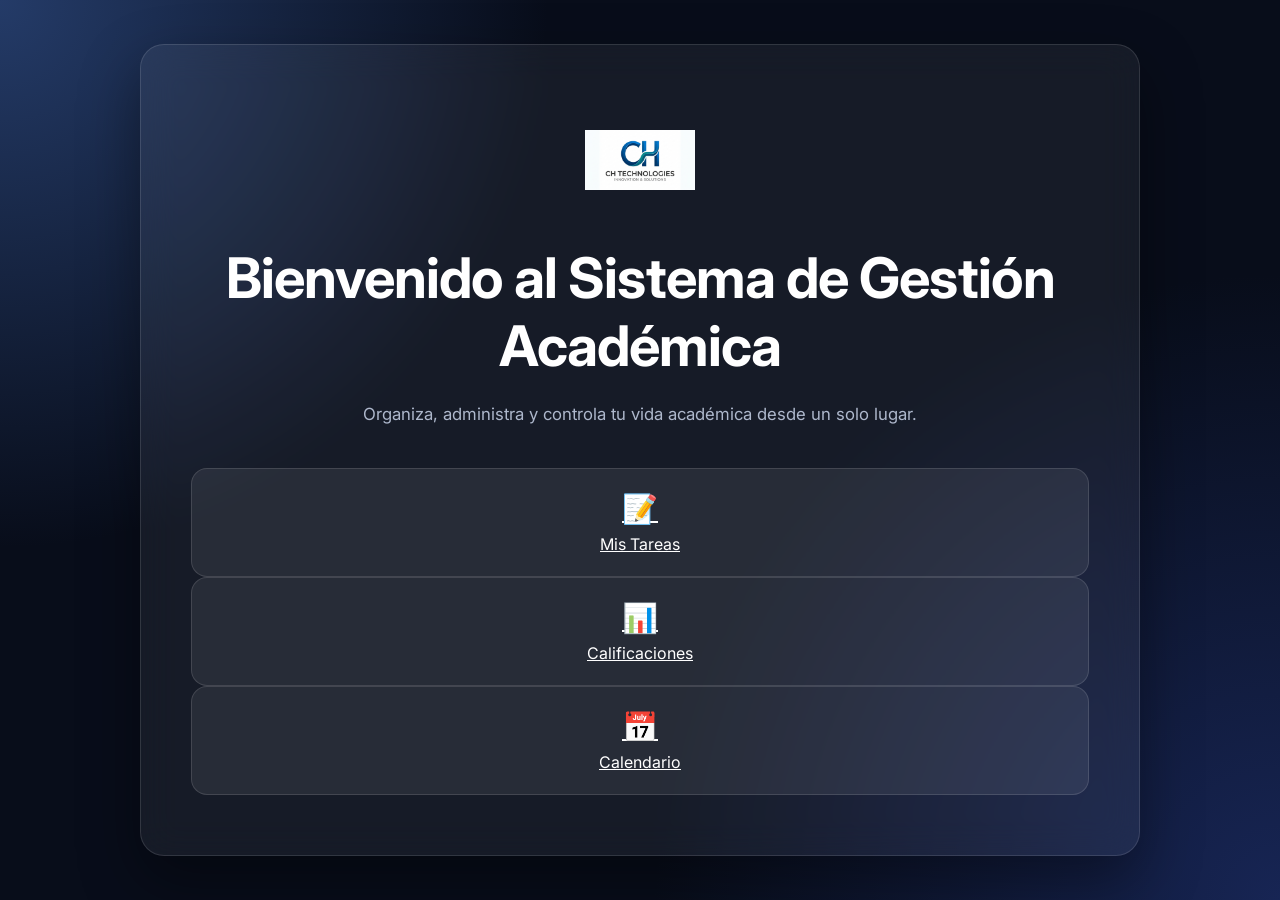
<file: index.html>
<!DOCTYPE html>
<html lang="es">
<head>
    <meta charset="UTF-8">
    <meta name="viewport" content="width=device-width, initial-scale=1.0">

    <title>Academic Management System</title>
    <link rel="preconnect" href="https://fonts.googleapis.com">
    <link rel="preconnect" href="https://fonts.gstatic.com" crossorigin>
    <link href="https://fonts.googleapis.com/css2?family=Inter:wght@400;500;600;700&display=swap" rel="stylesheet">
    <link rel="stylesheet" href="style.css">
</head>

<body>

    <main class="welcome-container">

        <!-- Logo -->
        <div class="logo-container">
            <img src="Gemini_Generated_Image_4melx84melx84mel.png" alt="Academic Management System Logo">
        </div>

        <!-- Título -->
        <h1>Bienvenido al Sistema de Gestión Académica</h1>

        <p class="subtitle">
            Organiza, administra y controla tu vida académica
            desde un solo lugar.
        </p>

        
            <a href="Mis tareas.html" class="menu-button">
    <span>📝</span>
    Mis Tareas
</a>

<a href="calificaciones.html" class="menu-button">
    <span>📊</span>
    Calificaciones
</a>

<a href="Calendario.html" class="menu-button">
    <span>📅</span>
    Calendario
</a>
        </div>

    </main>

</body>
</html>
</file>
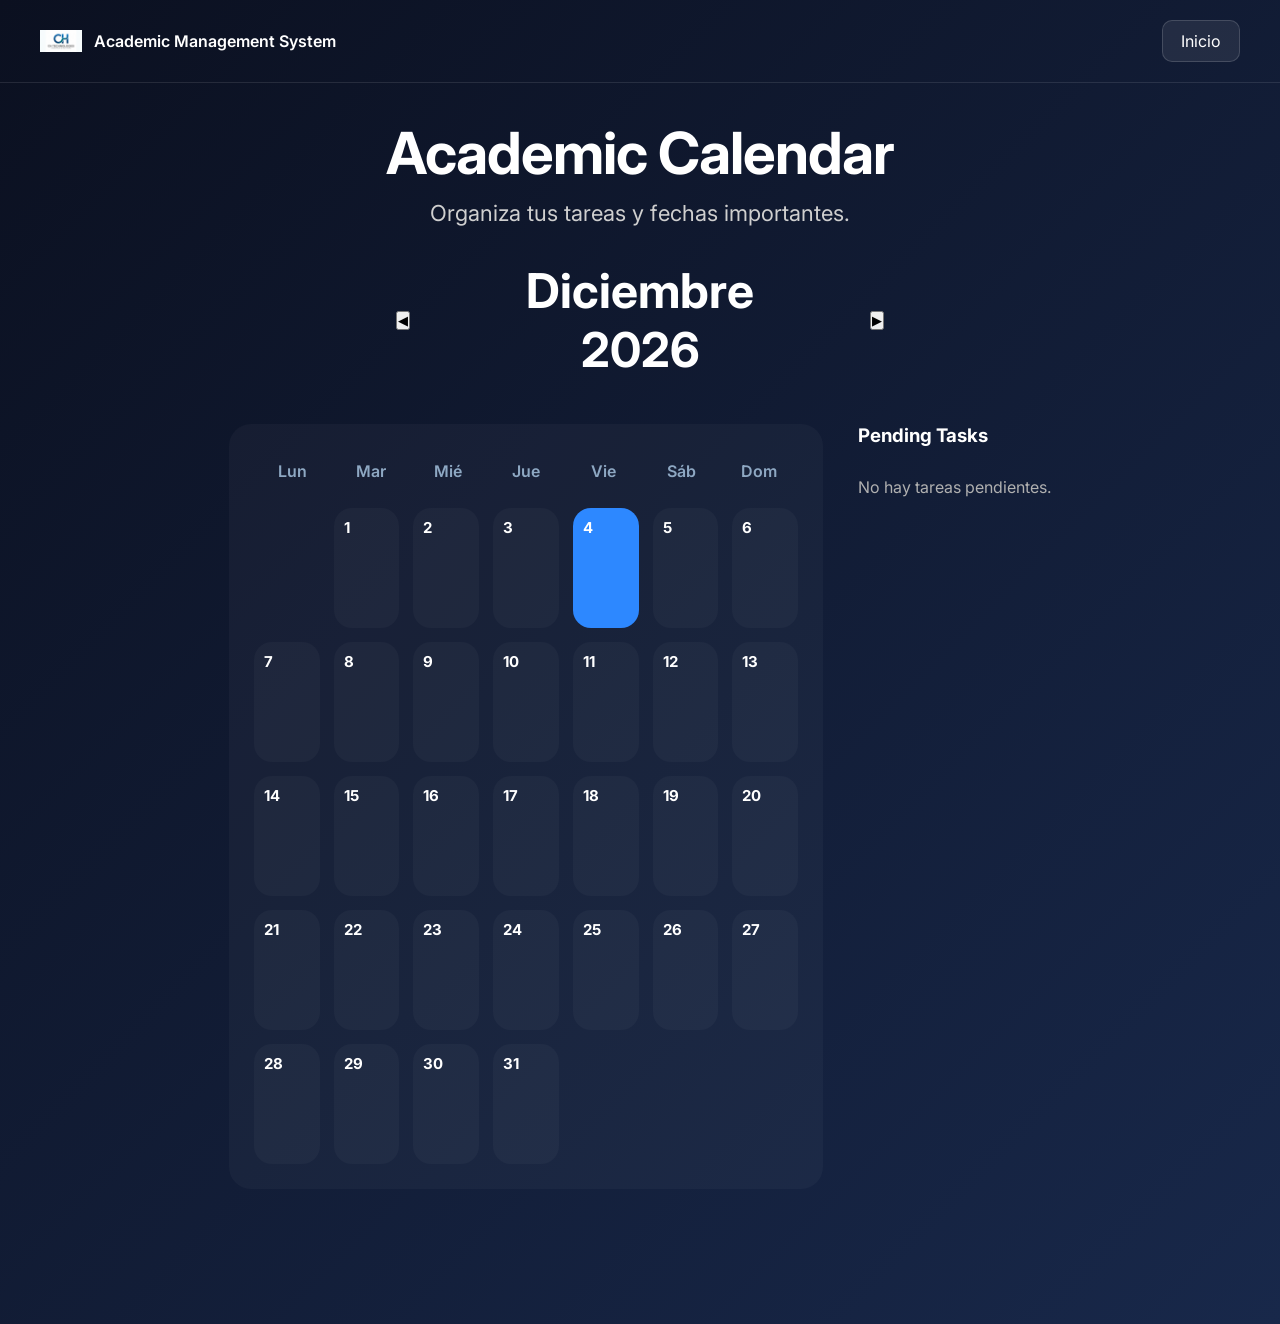
<file: Calendario.html>
<!DOCTYPE html>
<html lang="es">

<head>

    <meta charset="UTF-8">
    <meta name="viewport" content="width=device-width, initial-scale=1.0">

    <title>Academic Calendar</title>

    <link rel="preconnect" href="https://fonts.googleapis.com">

    <link rel="preconnect" href="https://fonts.gstatic.com" crossorigin>

    <link href="https://fonts.googleapis.com/css2?family=Inter:wght@400;500;600;700&display=swap" rel="stylesheet">

    <link rel="stylesheet" href="Calendario.css">

</head>

<body class="calendar-body">

    <!-- Barra superior -->

    <header class="top-bar">

        <a href="index.html" class="brand">

            <img src="Gemini_Generated_Image_4melx84melx84mel.png" alt="Logo">

            <span>Academic Management System</span>

        </a>

        <a href="index.html" class="home-button">

            Inicio

        </a>

    </header>

    <main class="calendar-page">

        <section class="calendar-header">

            <h1>Academic Calendar</h1>

            <p>
                Organiza tus tareas y fechas importantes.
            </p>

        </section>

        <!-- Navegación del mes -->

        <section class="calendar-navigation">

            <button id="btnPreviousMonth">

                ◀

            </button>

            <h2 id="monthTitle">

                Agosto 2026

            </h2>

            <button id="btnNextMonth">

                ▶

            </button>

        </section>

        <!-- Contenido principal -->

        <section class="calendar-layout">

            <!-- Calendario -->

            <div class="calendar-container">

                <div class="calendar-weekdays">

                    <div>Lun</div>
                    <div>Mar</div>
                    <div>Mié</div>
                    <div>Jue</div>
                    <div>Vie</div>
                    <div>Sáb</div>
                    <div>Dom</div>

                </div>

                <div id="calendarGrid">

                    <!-- JS generará automáticamente los días -->

                </div>

            </div>

            <!-- Panel lateral -->

            <aside class="task-panel">

                <h3>

                    Pending Tasks

                </h3>

                <div id="pendingTasks">

                    <!-- JS cargará las tareas -->

                </div>

            </aside>

        </section>

    </main>

    <script src="Calendario.js"></script>

</body>

</html>
</file>
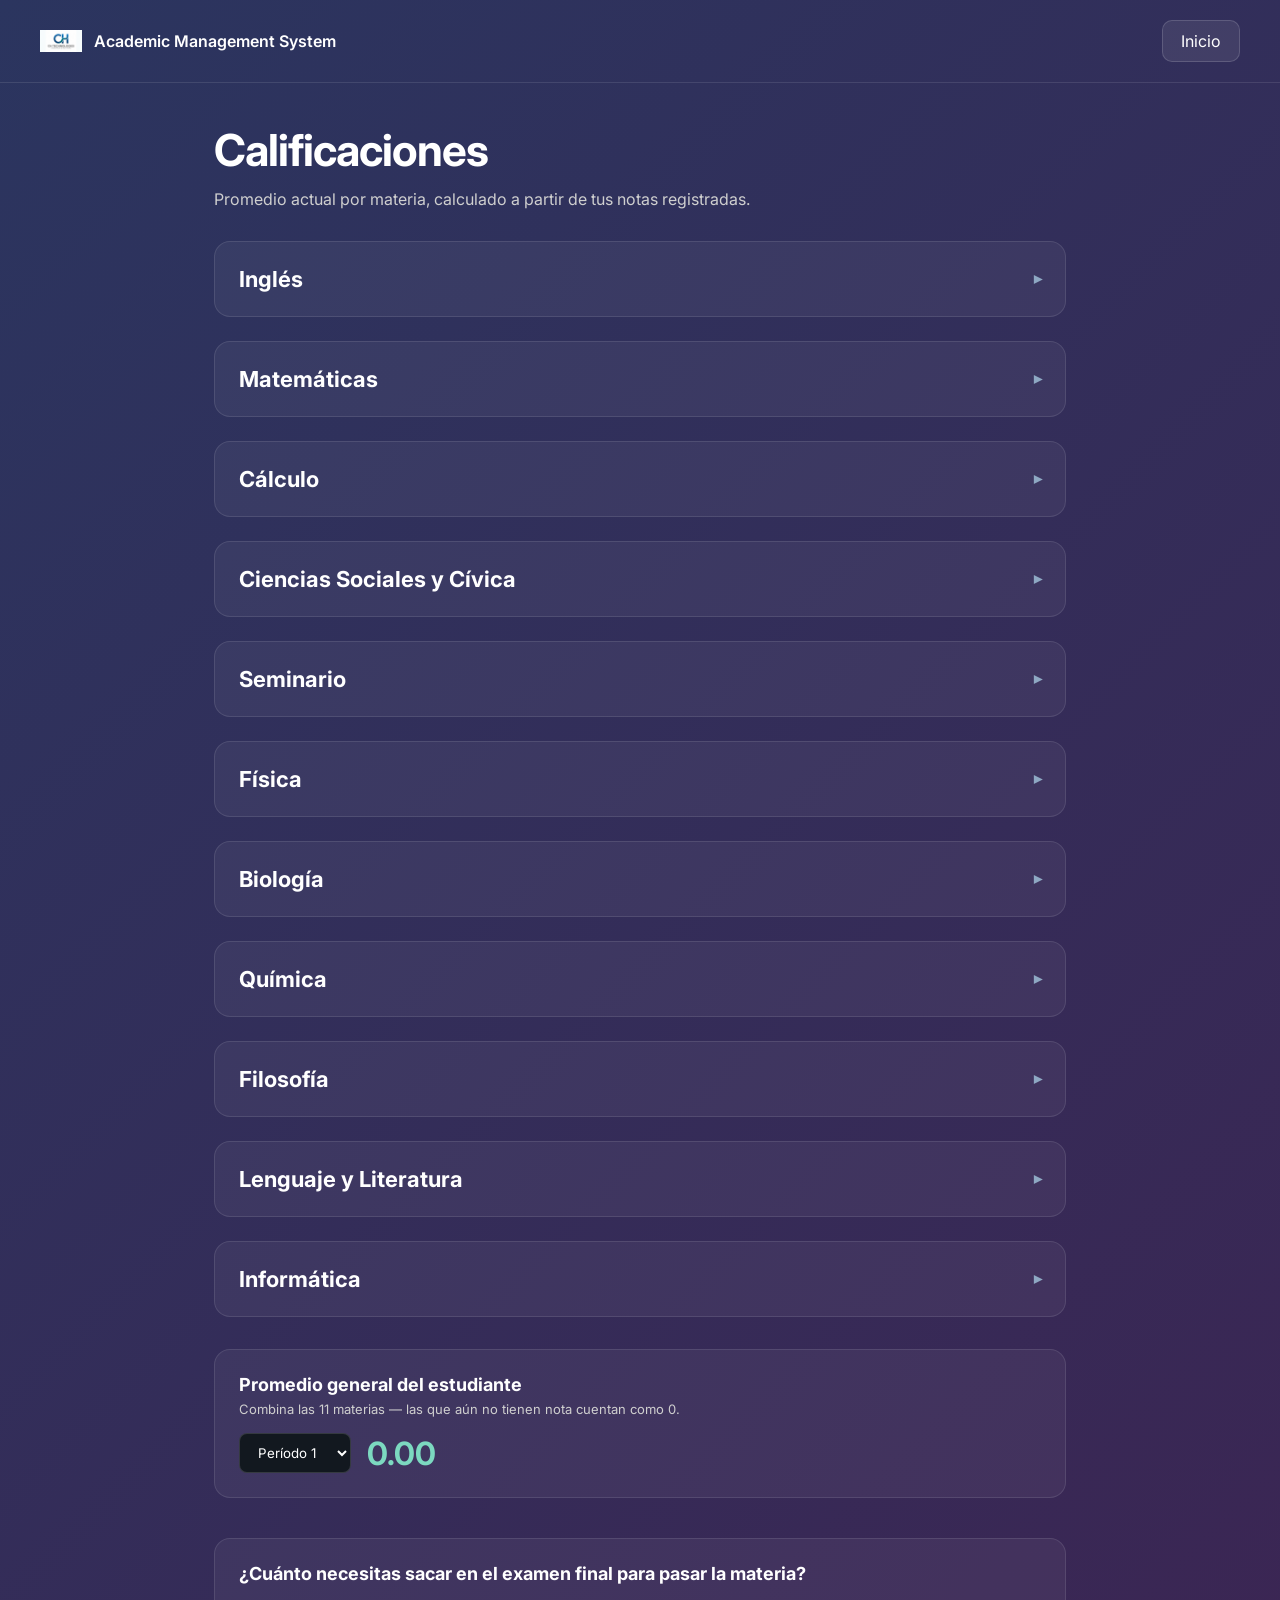
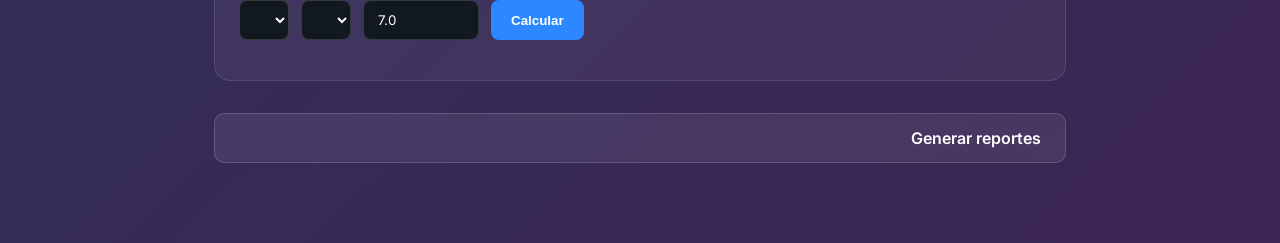
<file: calificaciones.html>
<!DOCTYPE html>
<html lang="es">
<head>
    <meta charset="UTF-8">
    <meta name="viewport" content="width=device-width, initial-scale=1.0">
    <title>Calificaciones</title>

    <link rel="preconnect" href="https://fonts.googleapis.com">
    <link rel="preconnect" href="https://fonts.gstatic.com" crossorigin>
    <link href="https://fonts.googleapis.com/css2?family=Inter:wght@400;500;600;700&display=swap" rel="stylesheet">

    <link rel="stylesheet" href="calificaciones.css">
</head>
<body>

    <header class="top-bar">
        <a href="index.html" class="brand">
            <img src="Gemini_Generated_Image_4melx84melx84mel.png" alt="Logo">
            <span>Academic Management System</span>
        </a>
        <a href="index.html" class="home-button">Inicio</a>
    </header>

    <main class="calificaciones-page">

        <section class="calificaciones-hero">
            <h1>Calificaciones</h1>
            <p>Promedio actual por materia, calculado a partir de tus notas registradas.</p>
        </section>

        <div id="calificacionesContainer">
            <!-- JS genera aquí una tarjeta por materia -->
        </div>
        <section class="promedio-general-card">
    <h2>Promedio general del estudiante</h2>
    <p>Combina las 11 materias — las que aún no tienen nota cuentan como 0.</p>

    <div class="promedio-general-form">
        <select id="selectPeriodoGeneral">
            <option value="Período 1">Período 1</option>
            <option value="Período 2">Período 2</option>
            <option value="Período 3">Período 3</option>
            <option value="Período 4">Período 4</option>
        </select>
        <span class="promedio-general-resultado" id="resultadoPromedioGeneral">0.00</span>
    </div>
</section>

        <section class="calculadora-card">
            <h2>¿Cuánto necesitas sacar en el examen final para pasar la materia?</h2>

            <div class="calculadora-form">
                <select id="selectMateriaCalc"></select>
                <select id="selectPeriodoCalc"></select>
                <input type="number" id="inputMeta" placeholder="Nota meta" min="0" max="10" step="0.1" value="7.0">
                <button id="btnCalcular">Calcular</button>
            </div>

            <p id="resultadoCalculadora" class="resultado-calculadora"></p>
        </section>

        <div class="acciones-reportes">
            <a href="reportes.html" class="menu-button">Generar reportes</a>
        </div>

    </main>

    <script src="calificaciones.js"></script>

</body>
</html>
</file>
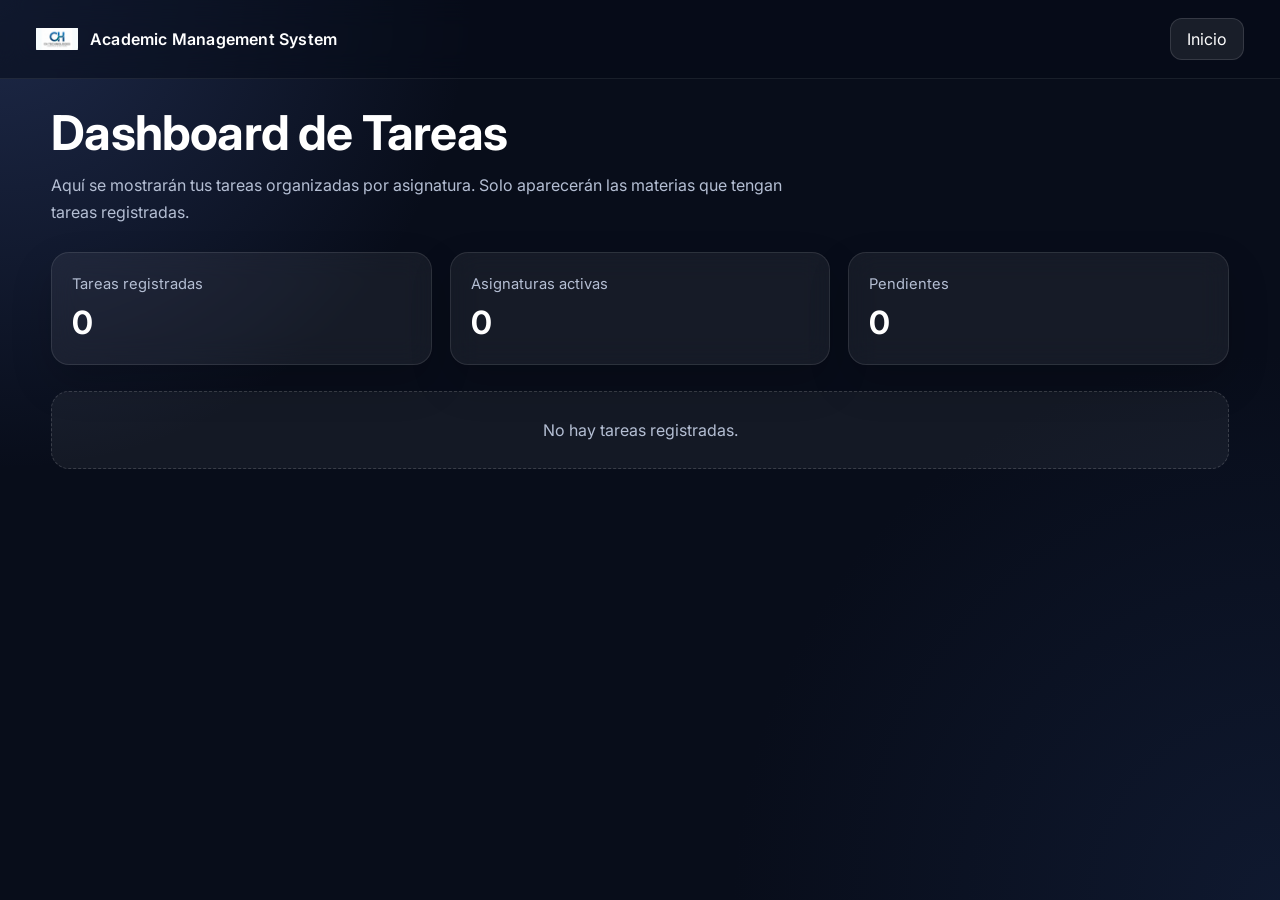
<file: Dashboard homeworks.html>
<!DOCTYPE html>
<html lang="es">
<head>
    <meta charset="UTF-8">
    <meta name="viewport" content="width=device-width, initial-scale=1.0">

    <title>Dashboard Homeworks</title>

    <link rel="preconnect" href="https://fonts.googleapis.com">
    <link rel="preconnect" href="https://fonts.gstatic.com" crossorigin>
    <link href="https://fonts.googleapis.com/css2?family=Inter:wght@400;500;600;700&display=swap" rel="stylesheet">

    <link rel="stylesheet" href="Dashboard.css">
</head>

<body class="dashboard-body">

    <header class="top-bar">
        <a href="index.html" class="brand">
            <img src="Gemini_Generated_Image_4melx84melx84mel.png" alt="Logo del sistema">
            <span>Academic Management System</span>
        </a>

        <a href="index.html" class="home-button">
            Inicio
        </a>
    </header>

    <main class="dashboard-page">

        <section class="dashboard-hero">
            <h1>Dashboard de Tareas</h1>
            <p>
                Aquí se mostrarán tus tareas organizadas por asignatura.
                Solo aparecerán las materias que tengan tareas registradas.
            </p>
        </section>

        <section class="dashboard-summary">

            <article class="summary-card">
                <span class="summary-label">Tareas registradas</span>
                <strong id="totalTareas" class="summary-value">0</strong>
            </article>

            <article class="summary-card">
                <span class="summary-label">Asignaturas activas</span>
                <strong id="totalAsignaturas" class="summary-value">0</strong>
            </article>

            <article class="summary-card">
                <span class="summary-label">Pendientes</span>
                <strong id="totalPendientes" class="summary-value">0</strong>
            </article>

        </section>

        <div id="dashboardContainer">
            <!-- Aquí el JS inyecta las tarjetas por asignatura -->
        </div>

    </main>

    <script src="Dashboard.js"></script>

</body>
</html>
</file>
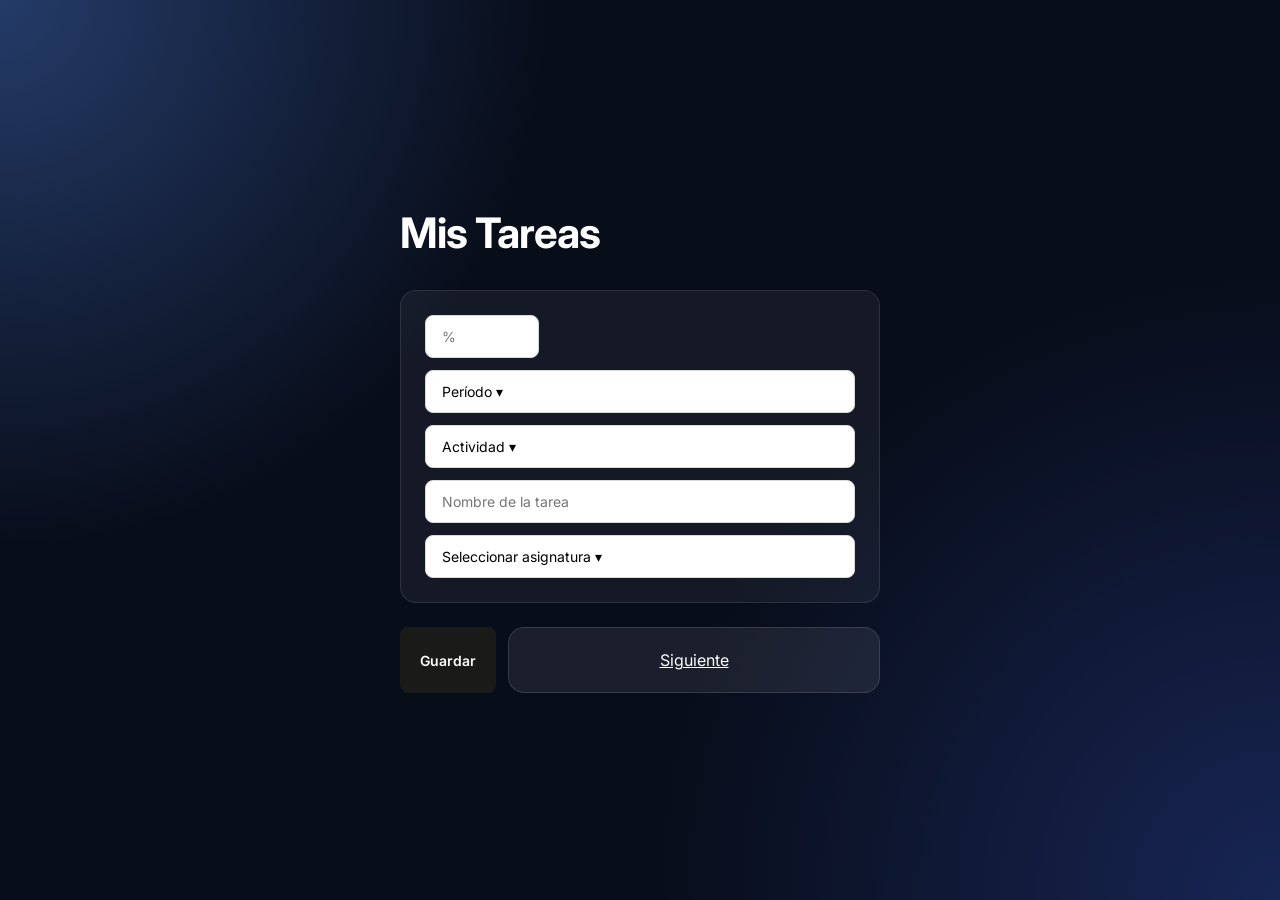
<file: Mis tareas.html>
<!DOCTYPE html>
<html lang="es">
<head>
    <meta charset="UTF-8">
    <meta name="viewport" content="width=device-width, initial-scale=1.0">

    <title>Mis Tareas</title>

    <link rel="preconnect" href="https://fonts.googleapis.com">
    <link rel="preconnect" href="https://fonts.gstatic.com" crossorigin>
    <link href="https://fonts.googleapis.com/css2?family=Inter:wght@400;500;600;700&display=swap" rel="stylesheet">

    <link rel="stylesheet" href="Mis tareas.css">
</head>

<body>

    <main class="contenedor-tareas">

        <h1>Mis Tareas</h1>

        <div class="formulario-tarea">

            <!-- Porcentaje -->
            <input 
                type="number" 
                id="porcentajeTarea" 
                placeholder="%"
                min="0"
                max="100"
            >
            <!-- Selector de Período -->
<div class="dropdown">
    <button type="button" id="btnPeriodo" class="btn-asignatura">
        Período ▾
    </button>
    <ul id="listaPeriodos" class="lista-asignaturas">
        <li>Período 1</li>
        <li>Período 2</li>
        <li>Período 3</li>
        <li>Período 4</li>
    </ul>
</div>

<!-- Selector de Actividad -->
<div class="dropdown">
    <button type="button" id="btnActividad" class="btn-asignatura">
        Actividad ▾
    </button>
    <ul id="listaActividades" class="lista-asignaturas">
        <li>Actividad 1</li>
        <li>Actividad 2</li>
        <li>Examen Final</li>
    </ul>
</div>

            <!-- Nombre de la tarea -->
            <input 
                type="text" 
                id="nombreTarea" 
                placeholder="Nombre de la tarea"
            >

            <!-- Selector de asignatura -->
            <div class="dropdown">

<button type="button" id="btnAsignatura" class="btn-asignatura">
    Seleccionar asignatura ▾
</button>

                <ul id="listaAsignaturas" class="lista-asignaturas">

                    <li>Inglés</li>
                    <li>Matemáticas</li>
                    <li>Cálculo</li>
                    <li>Ciencias Sociales y Cívica</li>
                    <li>Seminario</li>
                    <li>Física</li>
                    <li>Biología</li>
                    <li>Química</li>
                    <li>Filosofía</li>
                    <li>Lenguaje y Literatura</li>
                    <li>Informática</li>

                </ul>

            </div>

        </div>

        <!-- Botones -->
        <div class="acciones">

            <button type="button" id="btnGuardar">
             Guardar
            </button>
            <a href="Dashboard homeworks.html" class="menu-button">
                Siguiente
            </a>

        </div>

    </main>

    <script src="funciones.js"></script>

</body>
</html>
</file>
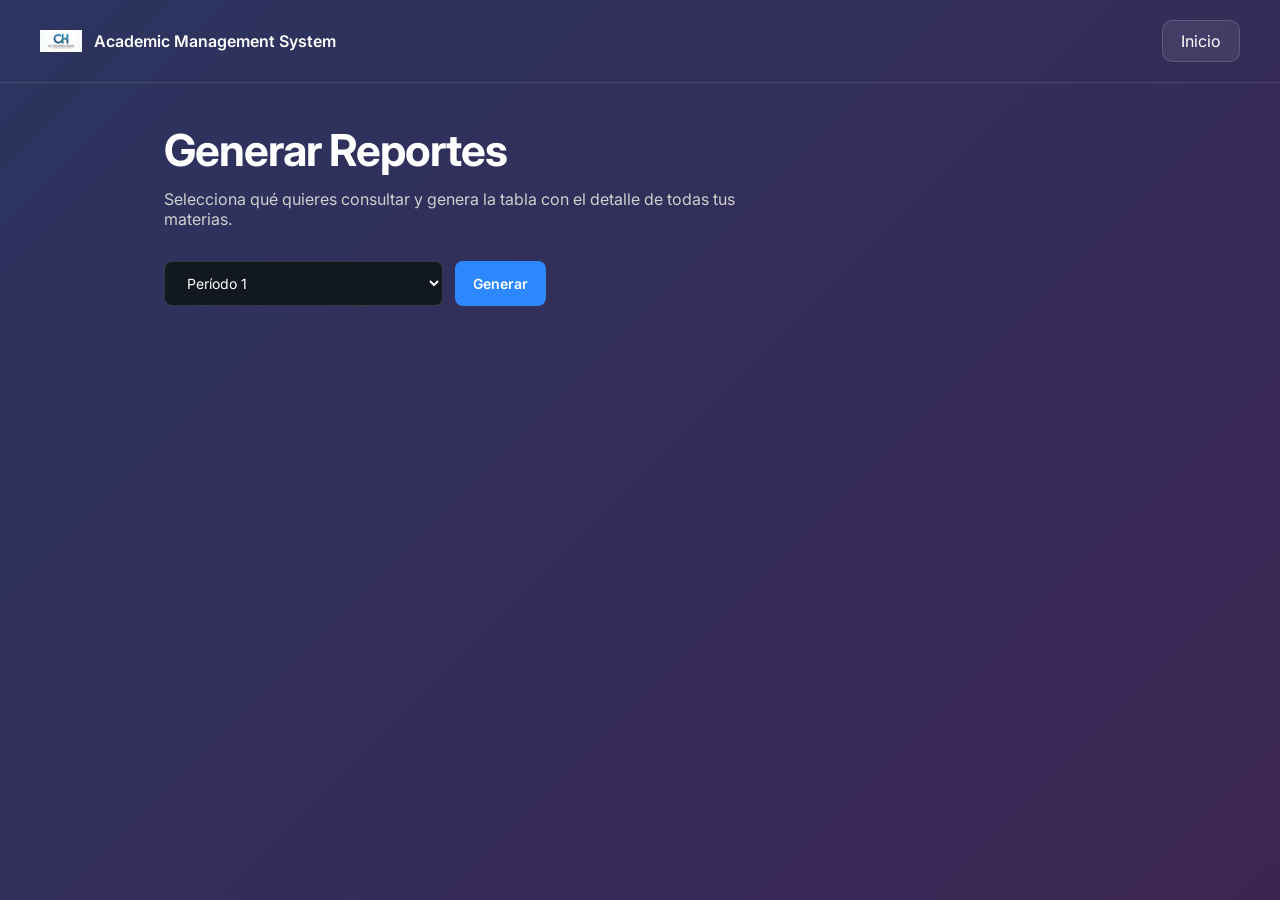
<file: reportes.html>
<!DOCTYPE html>
<html lang="es">
<head>
    <meta charset="UTF-8">
    <meta name="viewport" content="width=device-width, initial-scale=1.0">
    <title>Generar Reportes</title>

    <link rel="preconnect" href="https://fonts.googleapis.com">
    <link rel="preconnect" href="https://fonts.gstatic.com" crossorigin>
    <link href="https://fonts.googleapis.com/css2?family=Inter:wght@400;500;600;700&family=JetBrains+Mono:wght@400;600&display=swap" rel="stylesheet">

    <link rel="stylesheet" href="reportes.css">
</head>
<body>

    <header class="top-bar">
        <a href="index.html" class="brand">
            <img src="Gemini_Generated_Image_4melx84melx84mel.png" alt="Logo">
            <span>Academic Management System</span>
        </a>
        <a href="index.html" class="home-button">Inicio</a>
    </header>

    <main class="reportes-page">

        <section class="reportes-hero">
            <h1>Generar Reportes</h1>
            <p>Selecciona qué quieres consultar y genera la tabla con el detalle de todas tus materias.</p>
        </section>

        <section class="reportes-form">
            <select id="selectTipoReporte">
                <option value="Período 1">Período 1</option>
                <option value="Período 2">Período 2</option>
                <option value="Período 3">Período 3</option>
                <option value="Período 4">Período 4</option>
                <option value="general">Promedio general (los 4 períodos)</option>
            </select>
            <button id="btnGenerar">Generar</button>
        </section>

        <section id="reporteResultado" class="reporte-resultado">
            <!-- La tabla se genera aquí -->
        </section>

    </main>

    <script src="reportes.js"></script>

</body>
</html>
</file>
<file: style.css>
/* ================================
   CONFIGURACIÓN GENERAL
================================ */

* {
    margin: 0;
    padding: 0;
    box-sizing: border-box;
}

body {
    min-height: 100vh;

    font-family: 'Inter', sans-serif;

    color: #ffffff;

    background:
        radial-gradient(
            circle at top left,
            #243b68 0%,
            transparent 35%
        ),

        radial-gradient(
            circle at bottom right,
            #172554 0%,
            transparent 40%
        ),

        #080d1a;

    display: flex;
    justify-content: center;
    align-items: center;
}


/* ================================
   CONTENEDOR PRINCIPAL
================================ */

.welcome-container {
    width: 90%;
    max-width: 1000px;

    padding: 60px 50px;

    text-align: center;

    background: rgba(255, 255, 255, 0.06);

    border: 1px solid rgba(255, 255, 255, 0.12);

    border-radius: 24px;

    backdrop-filter: blur(18px);

    box-shadow:
        0 25px 60px rgba(0, 0, 0, 0.4);
}


/* ================================
   LOGO
================================ */

.logo-container {
    margin-bottom: 25px;
}

.logo-container img {
    width: 110px;
    height: 110px;

    object-fit: contain;

    border-radius: 22px;
}


/* ================================
   TÍTULO
================================ */

h1 {
    font-size: clamp(2rem, 5vw, 3.5rem);

    font-weight: 700;

    letter-spacing: -1px;

    margin-bottom: 20px;
}


/* ================================
   SUBTÍTULO
================================ */

.subtitle {
    max-width: 600px;

    margin: 0 auto 40px;

    color: #aeb8cc;

    font-size: 1.05rem;

    line-height: 1.7;
}


/* ================================
   BOTONES
================================ */

.menu-buttons {
    display: grid;

    grid-template-columns: repeat(2, 1fr);

    gap: 18px;

    max-width: 650px;

    margin: 0 auto;
}


.menu-button {
    width: 100%;
    box-sizing: border-box;

    display: flex;
    flex-direction: column;
    align-items: center;
    justify-content: center;

    padding: 22px;

    border: 1px solid rgba(255, 255, 255, 0.12);
    border-radius: 16px;

    background: rgba(255, 255, 255, 0.08);

    color: white;

    font-size: 1rem;
    font-family: inherit;

    cursor: pointer;

    transition:
        transform 0.25s ease,
        background 0.25s ease,
        border-color 0.25s ease;
}


.menu-button span {
    display: block;

    font-size: 1.8rem;

    margin-bottom: 8px;
}


.menu-button:hover {
    transform: translateY(-5px);

    background: rgba(255, 255, 255, 0.14);

    border-color: rgba(255, 255, 255, 0.3);
}


/* ================================
   DISEÑO PARA CELULAR
================================ */

@media (max-width: 600px) {

    .welcome-container {
        padding: 40px 25px;
    }

    .menu-buttons {
        grid-template-columns: 1fr;
    }

}

.top-bar {
    width: 100%;
    padding: 20px 40px;

    display: flex;
    justify-content: space-between;
    align-items: center;

    border-bottom: 1px solid rgba(255, 255, 255, 0.1);
}

.brand {
    display: flex;
    align-items: center;
    gap: 12px;

    color: white;
    text-decoration: none;
    font-weight: 600;
}

.brand img {
    width: 42px;
    height: 42px;
    object-fit: contain;
}

.home-button {
    padding: 10px 18px;

    color: white;
    text-decoration: none;

    background: rgba(255, 255, 255, 0.08);

    border: 1px solid rgba(255, 255, 255, 0.15);

    border-radius: 10px;

    transition: 0.25s ease;
}

.home-button:hover {
    background: rgba(255, 255, 255, 0.16);
}
</file>
<file: Calendario.css>
/* ================================
   CONFIGURACIÓN GENERAL
================================ */

* {
    margin: 0;
    padding: 0;
    box-sizing: border-box;
}

body {
    min-height: 100vh;

    font-family: 'Inter', sans-serif;

    color: #ffffff;

    background:
        radial-gradient(
            circle at top left,
            #243b68 0%,
            transparent 35%
        ),

        radial-gradient(
            circle at bottom right,
            #172554 0%,
            transparent 40%
        ),

        #080d1a;

    display: flex;
    justify-content: center;
    align-items: center;
}

/* ================================
   CONFIGURACIÓN GENERAL
================================ */

* {
    margin: 0;
    padding: 0;
    box-sizing: border-box;
}

body {
    min-height: 100vh;

    font-family: 'Inter', sans-serif;

    color: #ffffff;

    background:
        radial-gradient(
            circle at top left,
            #243b68 0%,
            transparent 35%
        ),

        radial-gradient(
            circle at bottom right,
            #172554 0%,
            transparent 40%
        ),

        #080d1a;

    display: flex;
    justify-content: center;
    align-items: center;
}


/* ================================
   CONTENEDOR PRINCIPAL
================================ */

.welcome-container {
    width: 90%;
    max-width: 1000px;

    padding: 60px 50px;

    text-align: center;

    background: rgba(255, 255, 255, 0.06);

    border: 1px solid rgba(255, 255, 255, 0.12);

    border-radius: 24px;

    backdrop-filter: blur(18px);

    box-shadow:
        0 25px 60px rgba(0, 0, 0, 0.4);
}


/* ================================
   LOGO
================================ */

.logo-container {
    margin-bottom: 25px;
}

.logo-container img {
    width: 110px;
    height: 110px;

    object-fit: contain;

    border-radius: 22px;
}


/* ================================
   TÍTULO
================================ */

h1 {
    font-size: clamp(2rem, 5vw, 3.5rem);

    font-weight: 700;

    letter-spacing: -1px;

    margin-bottom: 20px;
}


/* ================================
   SUBTÍTULO
================================ */

.subtitle {
    max-width: 600px;

    margin: 0 auto 40px;

    color: #aeb8cc;

    font-size: 1.05rem;

    line-height: 1.7;
}


/* ================================
   BOTONES
================================ */

.menu-buttons {
    display: grid;

    grid-template-columns: repeat(2, 1fr);

    gap: 18px;

    max-width: 650px;

    margin: 0 auto;
}


.menu-button {
    width: 100%;
    box-sizing: border-box;

    display: flex;
    flex-direction: column;
    align-items: center;
    justify-content: center;

    padding: 22px;

    border: 1px solid rgba(255, 255, 255, 0.12);
    border-radius: 16px;

    background: rgba(255, 255, 255, 0.08);

    color: white;

    font-size: 1rem;
    font-family: inherit;

    cursor: pointer;

    transition:
        transform 0.25s ease,
        background 0.25s ease,
        border-color 0.25s ease;
}


.menu-button span {
    display: block;

    font-size: 1.8rem;

    margin-bottom: 8px;
}


.menu-button:hover {
    transform: translateY(-5px);

    background: rgba(255, 255, 255, 0.14);

    border-color: rgba(255, 255, 255, 0.3);
}


/* ================================
   DISEÑO PARA CELULAR
================================ */

@media (max-width: 600px) {

    .welcome-container {
        padding: 40px 25px;
    }

    .menu-buttons {
        grid-template-columns: 1fr;
    }

}

.top-bar {
    width: 100%;
    padding: 20px 40px;

    display: flex;
    justify-content: space-between;
    align-items: center;

    border-bottom: 1px solid rgba(255, 255, 255, 0.1);
}

.brand {
    display: flex;
    align-items: center;
    gap: 12px;

    color: white;
    text-decoration: none;
    font-weight: 600;
}

.brand img {
    width: 42px;
    height: 42px;
    object-fit: contain;
}

.home-button {
    padding: 10px 18px;

    color: white;
    text-decoration: none;

    background: rgba(255, 255, 255, 0.08);

    border: 1px solid rgba(255, 255, 255, 0.15);

    border-radius: 10px;

    transition: 0.25s ease;
}

.home-button:hover {
    background: rgba(255, 255, 255, 0.16);
}

/* ================================================= */
/*               ACADEMIC CALENDAR                    */
/* ================================================= */
body{
    margin:0;
    font-family:'Inter',sans-serif;
    background:linear-gradient(135deg,#0B1020,#18284A);
    min-height:100vh;
    display:flex;
    flex-direction:column;
    align-items:center;

}
.calendar-page{

    width:100%;
    max-width:1450px;

    margin:0 auto;

    display:flex;
    flex-direction:column;

    align-items:center;

    padding:35px 30px 50px;

}

.calendar-header{

    text-align:center;
    margin-bottom:40px;

}

.calendar-header{

    display:flex;

    flex-direction:column;

    align-items:center;

    justify-content:center;

    text-align:center;

    margin-bottom:35px;

}

.calendar-header h1{

    font-size:44px;

    margin:0;

    color:white;

}

.calendar-header{

    text-align:center;

    margin-bottom:35px;

}

.calendar-header h1{

    margin:0;

    font-size:58px;

    color:white;

}

.calendar-header p{

    margin-top:12px;

    color:#CFCFCF;

    font-size:22px;

}
/* Navegación del mes */

.calendar-navigation{

    display:flex;

    justify-content:center;

    align-items:center;

    gap:55px;

    margin-bottom:45px;

}

.calendar-navigation h2{

    width:350px;

    text-align:center;

    color:white;

    font-size:48px;

}
/* Layout principal */

.calendar-layout{

    display:grid;

    grid-template-columns:4fr 1.3fr;

    gap:35px;

    align-items:flex-start;

}

/* ======================= */
/* CALENDARIO */
/* ======================= */

.calendar-container{

    background:#ffffff08;

    border-radius:22px;

    padding:25px;

}

.calendar-weekdays{

    display:grid;

    grid-template-columns:repeat(7,1fr);

    text-align:center;

    margin-bottom:15px;

}

.calendar-weekdays div{

    color:#8EA8C3;

    font-weight:600;

    padding:12px;

}

/* Cuadrícula */

#calendarGrid{

    display:grid;

    grid-template-columns:repeat(7,1fr);

    gap:12px;

}

/* Cada día */

#calendarGrid{

    display:grid;

    grid-template-columns:repeat(7,1fr);

    gap:14px;

}

.calendar-day{

    min-height:120px;

    border-radius:18px;

}

.calendar-day:hover{

    background:#2D88FF;

    transform:translateY(-4px);

}

/* Número */

.day-number{

    font-size:15px;

    font-weight:700;

}

/* Cuando haya tareas */

.day-task{

    margin-top:8px;

    font-size:12px;

    background:#00C853;

    color:white;

    padding:4px 8px;

    border-radius:8px;

    overflow:hidden;

    white-space:nowrap;

    text-overflow:ellipsis;

}

/* ======================= */
/* PANEL DERECHO */
/* ======================= */

.task-panel{

    min-height:850px;

}

.task-panel h3{

    color:white;

    margin-bottom:18px;

}

/* Tarjetas */

.pending-task{

    background:#ffffff10;

    border-radius:12px;

    padding:14px;

    margin-bottom:15px;

    cursor:grab;

    transition:.25s;

}

.pending-task:hover{

    background:#2D88FF;

    transform:translateY(-3px);

}

.pending-task strong{

    display:block;

    color:white;

}

.pending-task small{

    color:#CFCFCF;

}

/* Estado vacío */

.empty-calendar{

    color:#B0B0B0;

    text-align:center;

    margin-top:30px;

}

/* Responsive */

@media(max-width:1000px){

.calendar-layout{

grid-template-columns:1fr;

}


}
.calendar-day {
    display: flex;
    align-items: flex-start;
    justify-content: flex-start;
    padding: 10px;
    background: #ffffff08;
    color: white;
}

.calendar-day.empty {
    background: transparent;
    pointer-events: none;
}

.calendar-day.today {
    background: #2D88FF;
    font-weight: 700;
}
.calendar-day.drag-over {
    background: #2D88FF;
    outline: 2px dashed white;
}
.day-task {
    display: flex;
    align-items: center;
    justify-content: space-between;
    gap: 6px;
    cursor: grab;
}

.day-task-nombre {
    overflow: hidden;
    text-overflow: ellipsis;
    white-space: nowrap;
}

.day-task-quitar {
    background: none;
    border: none;
    color: white;
    font-size: 14px;
    line-height: 1;
    cursor: pointer;
    opacity: 0.7;
    flex-shrink: 0;
}

.day-task-quitar:hover {
    opacity: 1;
}
</file>
<file: calificaciones.css>
/* ================================
   CONFIGURACIÓN GENERAL
================================ */

* {
    margin: 0;
    padding: 0;
    box-sizing: border-box;
}

body{
    margin:0;
    font-family:'Inter',sans-serif;
    background: linear-gradient(135deg, #2b355f 0%, #3c2553 100%);
    min-height:100vh;
    display:flex;
    flex-direction:column;
    align-items:center;
}


/* ================================
   CONTENEDOR PRINCIPAL
================================ */

.welcome-container {
    width: 90%;
    max-width: 1000px;

    padding: 60px 50px;

    text-align: center;

    background: rgba(255, 255, 255, 0.06);

    border: 1px solid rgba(255, 255, 255, 0.12);

    border-radius: 24px;

    backdrop-filter: blur(18px);

    box-shadow:
        0 25px 60px rgba(0, 0, 0, 0.4);
}


/* ================================
   LOGO
================================ */

.logo-container {
    margin-bottom: 25px;
}

.logo-container img {
    width: 110px;
    height: 110px;

    object-fit: contain;

    border-radius: 22px;
}


/* ================================
   TÍTULO
================================ */

h1 {
    font-size: clamp(2rem, 5vw, 3.5rem);

    font-weight: 700;

    letter-spacing: -1px;

    margin-bottom: 20px;
}


/* ================================
   SUBTÍTULO
================================ */

.subtitle {
    max-width: 600px;

    margin: 0 auto 40px;

    color: #aeb8cc;

    font-size: 1.05rem;

    line-height: 1.7;
}


/* ================================
   BOTONES
================================ */

.menu-buttons {
    display: grid;

    grid-template-columns: repeat(2, 1fr);

    gap: 18px;

    max-width: 650px;

    margin: 0 auto;
}


.menu-button {
    width: 100%;
    box-sizing: border-box;

    display: flex;
    flex-direction: column;
    align-items: center;
    justify-content: center;

    padding: 22px;

    border: 1px solid rgba(255, 255, 255, 0.12);
    border-radius: 16px;

    background: rgba(255, 255, 255, 0.08);

    color: white;

    font-size: 1rem;
    font-family: inherit;

    cursor: pointer;

    transition:
        transform 0.25s ease,
        background 0.25s ease,
        border-color 0.25s ease;
}


.menu-button span {
    display: block;

    font-size: 1.8rem;

    margin-bottom: 8px;
}


.menu-button:hover {
    transform: translateY(-5px);

    background: rgba(255, 255, 255, 0.14);

    border-color: rgba(255, 255, 255, 0.3);
}


/* ================================
   DISEÑO PARA CELULAR
================================ */

@media (max-width: 600px) {

    .welcome-container {
        padding: 40px 25px;
    }

    .menu-buttons {
        grid-template-columns: 1fr;
    }

}

.top-bar {
    width: 100%;
    padding: 20px 40px;

    display: flex;
    justify-content: space-between;
    align-items: center;

    border-bottom: 1px solid rgba(255, 255, 255, 0.1);
}

.brand {
    display: flex;
    align-items: center;
    gap: 12px;

    color: white;
    text-decoration: none;
    font-weight: 600;
}

.brand img {
    width: 42px;
    height: 42px;
    object-fit: contain;
}

.home-button {
    padding: 10px 18px;

    color: white;
    text-decoration: none;

    background: rgba(255, 255, 255, 0.08);

    border: 1px solid rgba(255, 255, 255, 0.15);

    border-radius: 10px;

    transition: 0.25s ease;
}



.home-button:hover {
    background: rgba(255, 255, 255, 0.16);
}


.calificaciones-page {
    width: 100%;
    max-width: 900px;
    margin: 0 auto;
    padding: 40px 24px 80px;
}

.calificaciones-hero {
    margin-bottom: 32px;
}

.calificaciones-hero h1 {
    font-size: 44px;
    color: white;
    margin: 0 0 12px;
}

.calificaciones-hero p {
    color: #CFCFCF;
    font-size: 16px;
    max-width: 600px;
}

#calificacionesContainer {
    display: flex;
    flex-direction: column;
    gap: 24px;
}

.subject-card {
    background: rgba(255,255,255,0.05);
    border: 1px solid rgba(255,255,255,0.1);
    border-radius: 16px;
    padding: 24px;
}

.subject-card h2 {
    color: white;
    font-size: 22px;
    margin: 0 0 16px;
}

.period-block {
    margin-top: 20px;
    padding-left: 16px;
    border-left: 2px solid rgba(255,255,255,0.1);
}

.period-block h3 {
    color: #8EA8C3;
    font-size: 16px;
    margin: 0 0 10px;
}

.activity-block {
    margin-top: 14px;
    margin-left: 8px;
}

.activity-block h4 {
    color: #CFCFCF;
    font-size: 13px;
    font-weight: 500;
    margin: 0 0 8px;
}

.nota-list {
    list-style: none;
    padding: 0;
    margin: 0;
}

.nota-item {
    display: flex;
    justify-content: space-between;
    align-items: center;
    padding: 6px 0;
    font-size: 13px;
    color: #CFCFCF;
}

.input-nota {
    width: 60px;
    padding: 6px 8px;
    border-radius: 6px;
    border: 1px solid rgba(255,255,255,0.15);
    background: rgba(255,255,255,0.05);
    color: white;
    text-align: center;
}

.peso-tag {
    font-size: 11px;
    color: #8EA8C3;
    font-weight: 400;
}

/* Calculadora */

.calculadora-card {
    margin-top: 40px;
    padding: 24px;
    background: rgba(255,255,255,0.05);
    border: 1px solid rgba(255,255,255,0.1);
    border-radius: 16px;
}

.calculadora-card h2 {
    color: white;
    font-size: 18px;
    margin: 0;
}

.calculadora-form {
    display: flex;
    gap: 12px;
    margin-top: 16px;
    flex-wrap: wrap;
}

.calculadora-form select,
.calculadora-form input {
    padding: 10px 14px;
    border-radius: 8px;
    border: 1px solid rgba(255,255,255,0.15);
    background: #12181F;
    color: white;
    font-family: 'Inter', sans-serif;
}

.calculadora-form button {
    padding: 10px 20px;
    border: none;
    border-radius: 8px;
    background: #2D88FF;
    color: white;
    font-weight: 600;
    cursor: pointer;
}

.resultado-calculadora {
    margin-top: 16px;
    font-weight: 500;
    color: #7CD9C0;
}

/* Botón Generar reportes */

.acciones-reportes {
    margin-top: 32px;
    text-align: right;
}

.acciones-reportes .menu-button {
    display: inline-block;
    padding: 14px 24px;
    background: rgba(255,255,255,0.08);
    border: 1px solid rgba(255,255,255,0.15);
    border-radius: 10px;
    color: white;
    text-decoration: none;
    font-weight: 600;
    transition: 0.2s;
}

.acciones-reportes .menu-button:hover {
    background: rgba(255,255,255,0.16);
}
.promedio-general-card {
    margin-top: 32px;
    padding: 24px;
    background: rgba(255,255,255,0.05);
    border: 1px solid rgba(255,255,255,0.1);
    border-radius: 16px;
}

.promedio-general-card h2 {
    color: white;
    font-size: 18px;
    margin: 0 0 6px;
}

.promedio-general-card p {
    color: #CFCFCF;
    font-size: 13px;
    margin: 0 0 16px;
}

.promedio-general-form {
    display: flex;
    align-items: center;
    gap: 16px;
}

.promedio-general-form select {
    padding: 10px 14px;
    border-radius: 8px;
    border: 1px solid rgba(255,255,255,0.15);
    background: #12181F;
    color: white;
    font-family: 'Inter', sans-serif;
}

.promedio-general-resultado {
    font-size: 32px;
    font-weight: 700;
    color: #7CD9C0;
}
.subject-toggle {
    all: unset;              /* borra CUALQUIER estilo previo de botón, de golpe */
    box-sizing: border-box;
    width: 100%;
    display: flex;
    justify-content: space-between;
    align-items: center;
    cursor: pointer;
    padding: 0;
}

.subject-toggle h2 {
    margin: 0;
    color: white;
    font-size: 22px;
}

.toggle-arrow {
    color: #8EA8C3;
    font-size: 18px;
    transition: transform 0.2s ease;
    flex-shrink: 0;
}

.subject-content {
    overflow: hidden;
    max-height: 2000px;
    transition: max-height 0.25s ease;
}

.subject-card.colapsada .subject-content {
    max-height: 0;
}

.subject-card.colapsada .toggle-arrow {
    transform: rotate(-90deg);
}
</file>
<file: Dashboard.css>
/* ================================
   CONFIGURACIÓN GENERAL
================================ */

* {
    margin: 0;
    padding: 0;
    box-sizing: border-box;
}

body {
    min-height: 100vh;

    font-family: 'Inter', sans-serif;

    color: #ffffff;

    background:
        radial-gradient(
            circle at top left,
            #243b68 0%,
            transparent 35%
        ),

        radial-gradient(
            circle at bottom right,
            #172554 0%,
            transparent 40%
        ),

        #080d1a;

    display: flex;
    justify-content: center;
    align-items: center;
}

/* ================================
   CONFIGURACIÓN GENERAL
================================ */

* {
    margin: 0;
    padding: 0;
    box-sizing: border-box;
}

body {
    min-height: 100vh;

    font-family: 'Inter', sans-serif;

    color: #ffffff;

    background:
        radial-gradient(
            circle at top left,
            #243b68 0%,
            transparent 35%
        ),

        radial-gradient(
            circle at bottom right,
            #172554 0%,
            transparent 40%
        ),

        #080d1a;

    display: flex;
    justify-content: center;
    align-items: center;
}


/* ================================
   CONTENEDOR PRINCIPAL
================================ */

.welcome-container {
    width: 90%;
    max-width: 1000px;

    padding: 60px 50px;

    text-align: center;

    background: rgba(255, 255, 255, 0.06);

    border: 1px solid rgba(255, 255, 255, 0.12);

    border-radius: 24px;

    backdrop-filter: blur(18px);

    box-shadow:
        0 25px 60px rgba(0, 0, 0, 0.4);
}


/* ================================
   LOGO
================================ */

.logo-container {
    margin-bottom: 25px;
}

.logo-container img {
    width: 110px;
    height: 110px;

    object-fit: contain;

    border-radius: 22px;
}


/* ================================
   TÍTULO
================================ */

h1 {
    font-size: clamp(2rem, 5vw, 3.5rem);

    font-weight: 700;

    letter-spacing: -1px;

    margin-bottom: 20px;
}


/* ================================
   SUBTÍTULO
================================ */

.subtitle {
    max-width: 600px;

    margin: 0 auto 40px;

    color: #aeb8cc;

    font-size: 1.05rem;

    line-height: 1.7;
}


/* ================================
   BOTONES
================================ */

.menu-buttons {
    display: grid;

    grid-template-columns: repeat(2, 1fr);

    gap: 18px;

    max-width: 650px;

    margin: 0 auto;
}


.menu-button {
    width: 100%;
    box-sizing: border-box;

    display: flex;
    flex-direction: column;
    align-items: center;
    justify-content: center;

    padding: 22px;

    border: 1px solid rgba(255, 255, 255, 0.12);
    border-radius: 16px;

    background: rgba(255, 255, 255, 0.08);

    color: white;

    font-size: 1rem;
    font-family: inherit;

    cursor: pointer;

    transition:
        transform 0.25s ease,
        background 0.25s ease,
        border-color 0.25s ease;
}


.menu-button span {
    display: block;

    font-size: 1.8rem;

    margin-bottom: 8px;
}


.menu-button:hover {
    transform: translateY(-5px);

    background: rgba(255, 255, 255, 0.14);

    border-color: rgba(255, 255, 255, 0.3);
}


/* ================================
   DISEÑO PARA CELULAR
================================ */

@media (max-width: 600px) {

    .welcome-container {
        padding: 40px 25px;
    }

    .menu-buttons {
        grid-template-columns: 1fr;
    }

}

.top-bar {
    width: 100%;
    padding: 20px 40px;

    display: flex;
    justify-content: space-between;
    align-items: center;

    border-bottom: 1px solid rgba(255, 255, 255, 0.1);
}

.brand {
    display: flex;
    align-items: center;
    gap: 12px;

    color: white;
    text-decoration: none;
    font-weight: 600;
}

.brand img {
    width: 42px;
    height: 42px;
    object-fit: contain;
}

.home-button {
    padding: 10px 18px;

    color: white;
    text-decoration: none;

    background: rgba(255, 255, 255, 0.08);

    border: 1px solid rgba(255, 255, 255, 0.15);

    border-radius: 10px;

    transition: 0.25s ease;
}

.home-button:hover {
    background: rgba(255, 255, 255, 0.16);
}

Dashboard homeworks.html
    {
    box-sizing: border-box;
}
/* ===============================
   BASE GENERAL
================================= */

* {
    margin: 0;
    padding: 0;
    box-sizing: border-box;
}

/* Estilo general para páginas normales */
body {
    min-height: 100vh;
    font-family: 'Inter', sans-serif;
    color: #ffffff;
    background:
        radial-gradient(circle at top left, rgba(70, 94, 160, 0.35), transparent 30%),
        radial-gradient(circle at bottom right, rgba(24, 39, 73, 0.45), transparent 35%),
        #080d1a;
}

/* ===============================
   TOP BAR
================================= */

.top-bar {
    width: 100%;
    padding: 18px 36px;
    display: flex;
    align-items: center;
    justify-content: space-between;
    border-bottom: 1px solid rgba(255, 255, 255, 0.08);
    background: rgba(7, 12, 24, 0.55);
    backdrop-filter: blur(14px);
}

.brand {
    display: flex;
    align-items: center;
    gap: 12px;
    text-decoration: none;
    color: #ffffff;
    font-weight: 600;
    letter-spacing: 0.2px;
}

.brand img {
    width: 42px;
    height: 42px;
    object-fit: contain;
    border-radius: 12px;
}

.home-button {
    text-decoration: none;
    color: #ffffff;
    padding: 10px 16px;
    border-radius: 12px;
    background: rgba(255, 255, 255, 0.08);
    border: 1px solid rgba(255, 255, 255, 0.12);
    transition: 0.25s ease;
}

.home-button:hover {
    background: rgba(255, 255, 255, 0.14);
    transform: translateY(-1px);
}

/* ===============================
   DASHBOARD BODY
================================= */

.dashboard-body {
    min-height: 100vh;
    display: block;
    font-family: 'Inter', sans-serif;
    color: #ffffff;
    background:
        radial-gradient(circle at top left, rgba(70, 94, 160, 0.35), transparent 30%),
        radial-gradient(circle at bottom right, rgba(24, 39, 73, 0.45), transparent 35%),
        #080d1a;
}

.dashboard-page {
    width: min(1200px, 92%);
    margin: 24px auto 60px;
    padding-top: 0;
    display: flex;
    flex-direction: column;
    gap: 26px;
    align-items: stretch;
}

.dashboard-hero {
    text-align: left;
    margin-top: 0;
}

.dashboard-hero h1 {
    font-size: clamp(2rem, 4vw, 3rem);
    font-weight: 700;
    letter-spacing: -0.8px;
    margin-bottom: 10px;
}

.dashboard-hero p {
    max-width: 760px;
    color: #b4bed3;
    font-size: 1rem;
    line-height: 1.7;
}

/* SUMMARY CARDS */
.dashboard-summary {
    display: grid;
    grid-template-columns: repeat(3, minmax(0, 1fr));
    gap: 18px;
}

.summary-card {
    padding: 22px 20px;
    border-radius: 18px;
    background: rgba(255, 255, 255, 0.06);
    border: 1px solid rgba(255, 255, 255, 0.1);
    box-shadow: 0 18px 40px rgba(0, 0, 0, 0.18);
    backdrop-filter: blur(14px);
}

.summary-label {
    display: block;
    font-size: 0.92rem;
    color: #b4bed3;
    margin-bottom: 10px;
}

.summary-value {
    font-size: 2rem;
    font-weight: 700;
    letter-spacing: -0.6px;
}

/* CONTENT AREA */
.dashboard-content {
    display: flex;
    flex-direction: column;
    gap: 18px;
}

/* GRID OF SUBJECTS */
.dashboard-grid {
    display: grid;
    grid-template-columns: repeat(auto-fit, minmax(260px, 1fr));
    gap: 18px;
}

/* SUBJECT CARD */
.subject-card {
    padding: 22px;
    border-radius: 20px;
    background: rgba(255, 255, 255, 0.07);
    border: 1px solid rgba(255, 255, 255, 0.1);
    box-shadow: 0 18px 45px rgba(0, 0, 0, 0.22);
    backdrop-filter: blur(14px);
    transition: transform 0.25s ease, background 0.25s ease;
}

.subject-card:hover {
    transform: translateY(-4px);
    background: rgba(255, 255, 255, 0.1);
}

.subject-card h2 {
    font-size: 1.25rem;
    margin-bottom: 16px;
    letter-spacing: -0.3px;
}

.task-list {
    list-style: none;
    display: flex;
    flex-direction: column;
    gap: 10px;
}

.task-item {
    display: flex;
    align-items: center;
    justify-content: space-between;
    gap: 14px;
    padding: 12px 14px;
    border-radius: 14px;
    background: rgba(8, 13, 26, 0.45);
    border: 1px solid rgba(255, 255, 255, 0.08);
}

.task-item strong {
    font-weight: 600;
    color: #ffffff;
}

.task-item span {
    font-weight: 700;
    color: #9ec5ff;
    white-space: nowrap;
}

/* EMPTY STATE */
.empty-state {
    padding: 28px;
    border-radius: 18px;
    text-align: center;
    color: #b4bed3;
    background: rgba(255, 255, 255, 0.05);
    border: 1px dashed rgba(255, 255, 255, 0.16);
}

/* ===============================
   RESPONSIVE
================================= */

@media (max-width: 900px) {
    .dashboard-summary {
        grid-template-columns: 1fr;
    }

    .top-bar {
        padding: 16px 18px;
    }

    .dashboard-page {
        width: min(1200px, 94%);
        margin-top: 26px;
    }
}

@media (max-width: 600px) {
    .top-bar {
        flex-direction: column;
        gap: 14px;
        align-items: flex-start;
    }

    .dashboard-hero,
    .summary-card,
    .subject-card,
    .empty-state {
        border-radius: 16px;
    }

    .dashboard-grid {
        grid-template-columns: 1fr;
    }

    .task-item {
        flex-direction: column;
        align-items: flex-start;
    }
}
.task-item{

    display:flex;

    justify-content:space-between;

    align-items:center;

    padding:16px;

    margin-bottom:12px;

    border-radius:12px;

    background:rgba(255,255,255,.05);

}
.task-info{

    display:flex;

    flex-direction:column;

    gap:6px;

}
.task-buttons{

    display:flex;

    gap:10px;

}
.btn-entregar{

    background:#2E8B57;

    color:white;

    border:none;

    border-radius:8px;

    padding:8px 16px;

    cursor:pointer;

    transition:.25s;

}
.btn-entregar:hover{

    background:#3FA96B;

}
.btn-eliminar{

    background:#C0392B;

    color:white;

    border:none;

    border-radius:8px;

    padding:8px 16px;

    cursor:pointer;

    transition:.25s;

}
.btn-eliminar:hover{

    background:#E74C3C;

}
.period-block {
    margin-top: 20px;
    padding-left: 16px;
    border-left: 2px solid rgba(255,255,255,0.1);
}

.period-block h3 {
    color: #8EA8C3;
    font-size: 16px;
    margin-bottom: 10px;
}

.activity-block {
    margin-top: 12px;
    margin-left: 8px;
}

.activity-block h4 {
    color: #CFCFCF;
    font-size: 13px;
    font-weight: 500;
    margin-bottom: 6px;
}
</file>
<file: Mis tareas.css>
/* ================================
   CONFIGURACIÓN GENERAL
================================ */

* {
    margin: 0;
    padding: 0;
    box-sizing: border-box;
}

body {
    min-height: 100vh;

    font-family: 'Inter', sans-serif;

    color: #ffffff;

    background:
        radial-gradient(
            circle at top left,
            #243b68 0%,
            transparent 35%
        ),

        radial-gradient(
            circle at bottom right,
            #172554 0%,
            transparent 40%
        ),

        #080d1a;

    display: flex;
    justify-content: center;
    align-items: center;
}

/* ================================
   CONFIGURACIÓN GENERAL
================================ */

* {
    margin: 0;
    padding: 0;
    box-sizing: border-box;
}

body {
    min-height: 100vh;

    font-family: 'Inter', sans-serif;

    color: #ffffff;

    background:
        radial-gradient(
            circle at top left,
            #243b68 0%,
            transparent 35%
        ),

        radial-gradient(
            circle at bottom right,
            #172554 0%,
            transparent 40%
        ),

        #080d1a;

    display: flex;
    justify-content: center;
    align-items: center;
}


/* ================================
   CONTENEDOR PRINCIPAL
================================ */

.welcome-container {
    width: 90%;
    max-width: 1000px;

    padding: 60px 50px;

    text-align: center;

    background: rgba(255, 255, 255, 0.06);

    border: 1px solid rgba(255, 255, 255, 0.12);

    border-radius: 24px;

    backdrop-filter: blur(18px);

    box-shadow:
        0 25px 60px rgba(0, 0, 0, 0.4);
}


/* ================================
   LOGO
================================ */

.logo-container {
    margin-bottom: 25px;
}

.logo-container img {
    width: 110px;
    height: 110px;

    object-fit: contain;

    border-radius: 22px;
}


/* ================================
   TÍTULO
================================ */

h1 {
    font-size: clamp(2rem, 5vw, 3.5rem);

    font-weight: 700;

    letter-spacing: -1px;

    margin-bottom: 20px;
}


/* ================================
   SUBTÍTULO
================================ */

.subtitle {
    max-width: 600px;

    margin: 0 auto 40px;

    color: #aeb8cc;

    font-size: 1.05rem;

    line-height: 1.7;
}


/* ================================
   BOTONES
================================ */

.menu-buttons {
    display: grid;

    grid-template-columns: repeat(2, 1fr);

    gap: 18px;

    max-width: 650px;

    margin: 0 auto;
}


.menu-button {
    width: 100%;
    box-sizing: border-box;

    display: flex;
    flex-direction: column;
    align-items: center;
    justify-content: center;

    padding: 22px;

    border: 1px solid rgba(255, 255, 255, 0.12);
    border-radius: 16px;

    background: rgba(255, 255, 255, 0.08);

    color: white;

    font-size: 1rem;
    font-family: inherit;

    cursor: pointer;

    transition:
        transform 0.25s ease,
        background 0.25s ease,
        border-color 0.25s ease;
}


.menu-button span {
    display: block;

    font-size: 1.8rem;

    margin-bottom: 8px;
}


.menu-button:hover {
    transform: translateY(-5px);

    background: rgba(255, 255, 255, 0.14);

    border-color: rgba(255, 255, 255, 0.3);
}


/* ================================
   DISEÑO PARA CELULAR
================================ */

@media (max-width: 600px) {

    .welcome-container {
        padding: 40px 25px;
    }

    .menu-buttons {
        grid-template-columns: 1fr;
    }

}

.top-bar {
    width: 100%;
    padding: 20px 40px;

    display: flex;
    justify-content: space-between;
    align-items: center;

    border-bottom: 1px solid rgba(255, 255, 255, 0.1);
}

.brand {
    display: flex;
    align-items: center;
    gap: 12px;

    color: white;
    text-decoration: none;
    font-weight: 600;
}

.brand img {
    width: 42px;
    height: 42px;
    object-fit: contain;
}

.home-button {
    padding: 10px 18px;

    color: white;
    text-decoration: none;

    background: rgba(255, 255, 255, 0.08);

    border: 1px solid rgba(255, 255, 255, 0.15);

    border-radius: 10px;

    transition: 0.25s ease;
}

.home-button:hover {
    background: rgba(255, 255, 255, 0.16);
}

Mis tareas.html
    {
    box-sizing: border-box;
}

body {
    font-family: 'Inter', sans-serif;
    margin: 0;
    padding: 60px 24px;
    display: flex;
    justify-content: center;
}

.contenedor-tareas {
    width: 100%;
    max-width: 480px;
}

h1 {
    color: #fff;
    font-size: 42px;
    font-weight: 700;
    margin: 0 0 32px;
}

.formulario-tarea {
    background: rgba(255,255,255,0.05);
    border: 1px solid rgba(255,255,255,0.1);
    border-radius: 16px;
    padding: 24px;
    display: flex;
    flex-wrap: wrap;
    gap: 12px;
}

.formulario-tarea input {
    padding: 12px 16px;
    border: 1px solid #d9d9d9;
    border-radius: 8px;
    font-family: 'Inter', sans-serif;
    font-size: 14px;
}

#porcentaje { width: 70px; }
#nombreTarea { flex: 1; min-width: 180px; }

.dropdown {
    position: relative;
    width: 100%;
}

.btn-asignatura {
    width: 100%;
    text-align: left;
    padding: 12px 16px;
    border: 1px solid #d9d9d9;
    border-radius: 8px;
    background: #fff;
    font-family: 'Inter', sans-serif;
    font-size: 14px;
    cursor: pointer;
}

.lista-asignaturas {
    display: none;
    position: absolute;
    left: 0;
    right: 0;
    top: 110%;
    background: #fff;
    border: 1px solid #d9d9d9;
    border-radius: 8px;
    list-style: none;
    margin: 0;
    padding: 6px 0;
    max-height: 220px;
    overflow-y: auto;
    box-shadow: 0 8px 20px rgba(0,0,0,0.15);
    z-index: 10;
}

.lista-asignaturas.activa {
    display: block;
}

.lista-asignaturas li {
    padding: 10px 16px;
    font-family: 'Inter', sans-serif;
    font-size: 14px;
    color: #1A1A18;
    cursor: pointer;
}

.lista-asignaturas li:hover {
    background: #f2f2f2;
}

/* Estilo del scrollbar (Chrome, Edge, Safari) */
.lista-asignaturas::-webkit-scrollbar {
    width: 8px;
}

.lista-asignaturas::-webkit-scrollbar-track {
    background: transparent;
}

.lista-asignaturas::-webkit-scrollbar-thumb {
    background: #d9d9d9;
    border-radius: 8px;
}

.lista-asignaturas::-webkit-scrollbar-thumb:hover {
    background: #b3b3b3;
}

/* Estilo del scrollbar (Firefox) */
.lista-asignaturas {
    scrollbar-width: thin;
    scrollbar-color: #d9d9d9 transparent;
}

.acciones {
    display: flex;
    gap: 12px;
    margin-top: 24px;
}

.acciones button {
    flex: 1;
    padding: 14px 20px;
    border: none;
    border-radius: 8px;
    font-family: 'Inter', sans-serif;
    font-weight: 600;
    font-size: 14px;
    cursor: pointer;
    transition: 0.2s;
}

#btnGuardar {
    background: #1A1A18;
    color: #fff;
}

#btnGuardar:hover {
    background: #333;
}

#btnSiguiente {
    background: rgba(255,255,255,0.08);
    color: #fff;
    border: 1px solid rgba(255,255,255,0.2);
}

#btnSiguiente:hover {
    background: rgba(255,255,255,0.15);
}
</file>
<file: reportes.css>
/* ================================
   CONFIGURACIÓN GENERAL
================================ */

* {
    margin: 0;
    padding: 0;
    box-sizing: border-box;
}

body{
    margin:0;
    font-family:'Inter',sans-serif;
    background: linear-gradient(135deg, #2b355f 0%, #3c2553 100%);
    min-height:100vh;
    display:flex;
    flex-direction:column;
    align-items:center;
}


/* ================================
   CONTENEDOR PRINCIPAL
================================ */

.welcome-container {
    width: 90%;
    max-width: 1000px;

    padding: 60px 50px;

    text-align: center;

    background: rgba(255, 255, 255, 0.06);

    border: 1px solid rgba(255, 255, 255, 0.12);

    border-radius: 24px;

    backdrop-filter: blur(18px);

    box-shadow:
        0 25px 60px rgba(0, 0, 0, 0.4);
}


/* ================================
   LOGO
================================ */

.logo-container {
    margin-bottom: 25px;
}

.logo-container img {
    width: 110px;
    height: 110px;

    object-fit: contain;

    border-radius: 22px;
}


/* ================================
   TÍTULO
================================ */

h1 {
    font-size: clamp(2rem, 5vw, 3.5rem);

    font-weight: 700;

    letter-spacing: -1px;

    margin-bottom: 20px;
}


/* ================================
   SUBTÍTULO
================================ */

.subtitle {
    max-width: 600px;

    margin: 0 auto 40px;

    color: #aeb8cc;

    font-size: 1.05rem;

    line-height: 1.7;
}


/* ================================
   BOTONES
================================ */

.menu-buttons {
    display: grid;

    grid-template-columns: repeat(2, 1fr);

    gap: 18px;

    max-width: 650px;

    margin: 0 auto;
}


.menu-button {
    width: 100%;
    box-sizing: border-box;

    display: flex;
    flex-direction: column;
    align-items: center;
    justify-content: center;

    padding: 22px;

    border: 1px solid rgba(255, 255, 255, 0.12);
    border-radius: 16px;

    background: rgba(255, 255, 255, 0.08);

    color: white;

    font-size: 1rem;
    font-family: inherit;

    cursor: pointer;

    transition:
        transform 0.25s ease,
        background 0.25s ease,
        border-color 0.25s ease;
}


.menu-button span {
    display: block;

    font-size: 1.8rem;

    margin-bottom: 8px;
}


.menu-button:hover {
    transform: translateY(-5px);

    background: rgba(255, 255, 255, 0.14);

    border-color: rgba(255, 255, 255, 0.3);
}


/* ================================
   DISEÑO PARA CELULAR
================================ */

@media (max-width: 600px) {

    .welcome-container {
        padding: 40px 25px;
    }

    .menu-buttons {
        grid-template-columns: 1fr;
    }

}

.top-bar {
    width: 100%;
    padding: 20px 40px;

    display: flex;
    justify-content: space-between;
    align-items: center;

    border-bottom: 1px solid rgba(255, 255, 255, 0.1);
}

.brand {
    display: flex;
    align-items: center;
    gap: 12px;

    color: white;
    text-decoration: none;
    font-weight: 600;
}

.brand img {
    width: 42px;
    height: 42px;
    object-fit: contain;
}

.home-button {
    padding: 10px 18px;

    color: white;
    text-decoration: none;

    background: rgba(255, 255, 255, 0.08);

    border: 1px solid rgba(255, 255, 255, 0.15);

    border-radius: 10px;

    transition: 0.25s ease;
}



.reportes-page {
    width: 100%;
    max-width: 1000px;
    margin: 0 auto;
    padding: 40px 24px 80px;
}

.reportes-hero h1 {
    font-size: 44px;
    color: white;
    margin: 0 0 12px;
}

.reportes-hero p {
    color: #CFCFCF;
    font-size: 16px;
    max-width: 600px;
}

.reportes-form {
    display: flex;
    gap: 12px;
    margin: 32px 0;
}

.reportes-form select,
.reportes-form button {
    padding: 12px 18px;
    border-radius: 8px;
    border: 1px solid rgba(255,255,255,0.15);
    font-family: 'Inter', sans-serif;
    font-size: 14px;
}

.reportes-form select {
    background: #12181F;
    color: white;
}

.reportes-form button {
    background: #2D88FF;
    color: white;
    font-weight: 600;
    cursor: pointer;
    border: none;
}

/* Tabla estilo Excel */

.tabla-reporte {
    width: 100%;
    border-collapse: collapse;
    background: rgba(255,255,255,0.03);
    border-radius: 12px;
    overflow: hidden;
    font-family: 'JetBrains Mono', monospace;
    font-size: 13px;
}

.tabla-reporte th {
    background: rgba(255,255,255,0.08);
    color: #8EA8C3;
    font-family: 'Inter', sans-serif;
    font-weight: 600;
    text-align: left;
    padding: 12px 16px;
    font-size: 12px;
}

.tabla-reporte th span {
    font-weight: 400;
    color: #6C7A94;
}

.tabla-reporte td {
    padding: 10px 16px;
    color: #E7ECF2;
    border-top: 1px solid rgba(255,255,255,0.06);
}

.tabla-reporte tbody tr:hover {
    background: rgba(255,255,255,0.04);
}

.celda-materia {
    font-family: 'Inter', sans-serif;
    color: white;
}

.celda-promedio {
    color: #7CD9C0;
    font-weight: 600;
}

.tabla-reporte tfoot td {
    border-top: 2px solid rgba(255,255,255,0.15);
    font-weight: 600;
    color: white;
    font-family: 'Inter', sans-serif;
}
</file>
